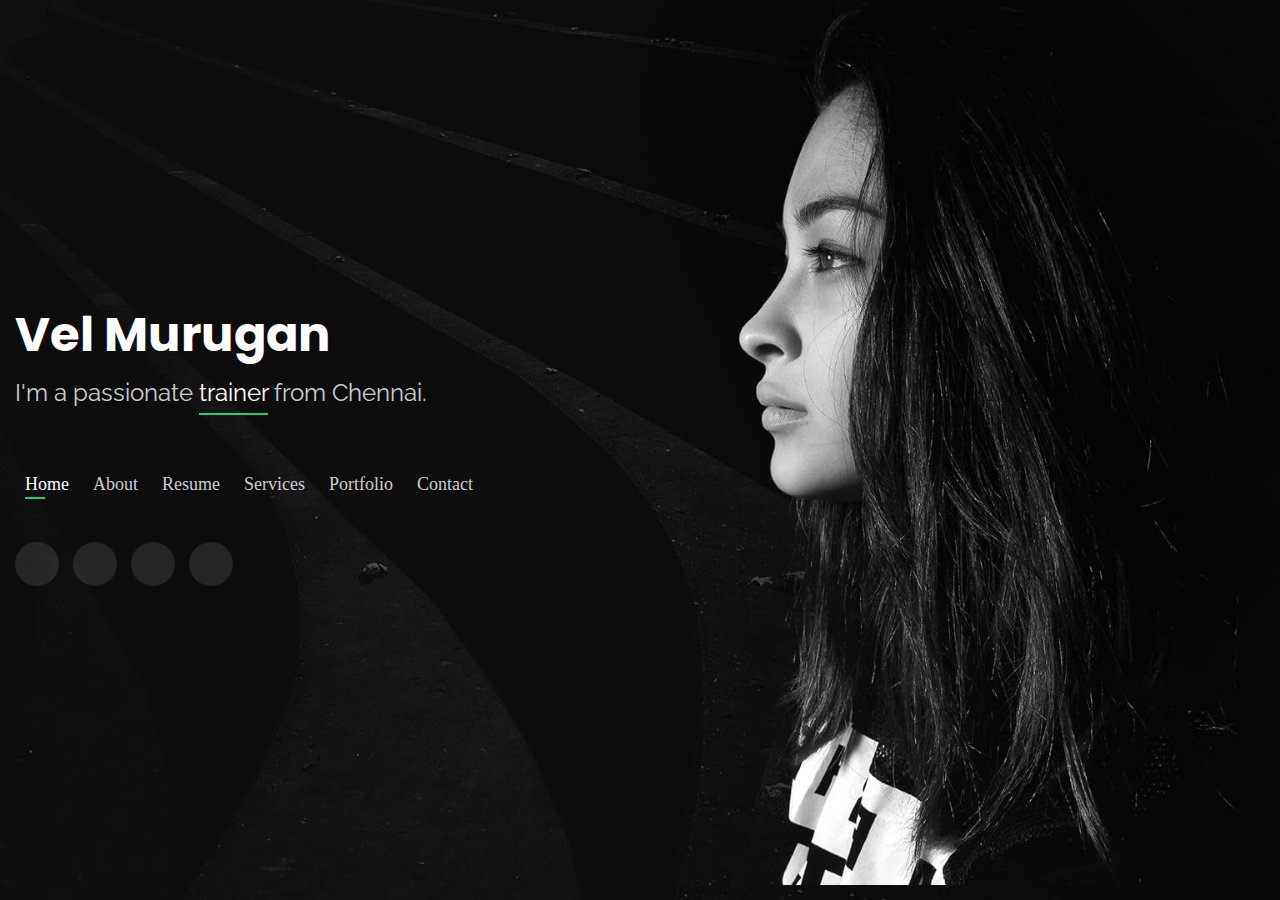
<file: index.html>
<!DOCTYPE html>
<html>
	<head>
		<meta name="viewport" content="width=device-width, initial-scale=1">
		<title>My First Page</title>
		<link rel="stylesheet" href="https://cdnjs.cloudflare.com/ajax/libs/font-awesome/6.2.1/css/all.min.css"
		integrity="sha512-MV7K8+y+gLIBoVD59lQIYicR65iaqukzvf/nwasF0nqhPay5w/9lJmVM2hMDcnK1OnMGCdVK+iQrJ7lzPJQd1w==" 
		crossorigin="anonymous" referrerpolicy="no-referrer" />
		<link rel="preconnect" href="https://fonts.googleapis.com"><link rel="preconnect" href="https://fonts.gstatic.com" crossorigin><link href="https://fonts.googleapis.com/css2?family=Poppins:wght@200;300;400;500;600;700;800&display=swap" rel="stylesheet">
		<link rel="preconnect" href="https://fonts.googleapis.com"><link rel="preconnect" href="https://fonts.gstatic.com" crossorigin><link href="https://fonts.googleapis.com/css2?family=Lora:ital,wght@0,500;0,600;1,600;1,700&family=Open+Sans&family=Oxygen&family=Raleway:wght@100;200;300;400;500;600;700;800;900&display=swap" rel="stylesheet">
		<link href="css/reset.css" rel="stylesheet">
		<link href="css/main.css" rel="stylesheet">
	</head>
	<body>
		<header>
			<section class="wrapper">
				<section class="f-container">
					<div class="f-item">
						<h1>
							<a href="index.html">Vel Murugan</a>
						</h1>
						<p>I'm a passionate <span>trainer</span> from Chennai.</p>
						<nav class="main-navigation">
							<a href="index.html" class="active">Home</a>
							<a href="about.html">About</a>
							<a href="resume.html">Resume</a>
							<a href="services.html">Services</a>
							<a href="portfolio">Portfolio</a>
							<a href="contact.html">Contact</a>
						</nav>
						<section class="social-links">
							
							<a href="#" class="twitter">
								<span class="circle">
									<i class="fa-brands fa-twitter"></i>
								</span>
							</a>
						
						
							<a href="#" class="facebook">
								<span class="circle">
									<i class="fa-brands fa-facebook"></i>
								</span>
							</a>
						
							<a href="#" class="instagram">
								<span class="circle">
									<i class="fa-brands fa-instagram"></i>
								</span>
							</a>
							
							
							<a href="#" class="linkedin">
								<span class="circle">
									<i class="fa-brands fa-linkedin"></i>
								</span>
							</a>
							
						</section>
					</div>
				</section>
				
			</section>
		</header>
	</body>
</html>
</file>
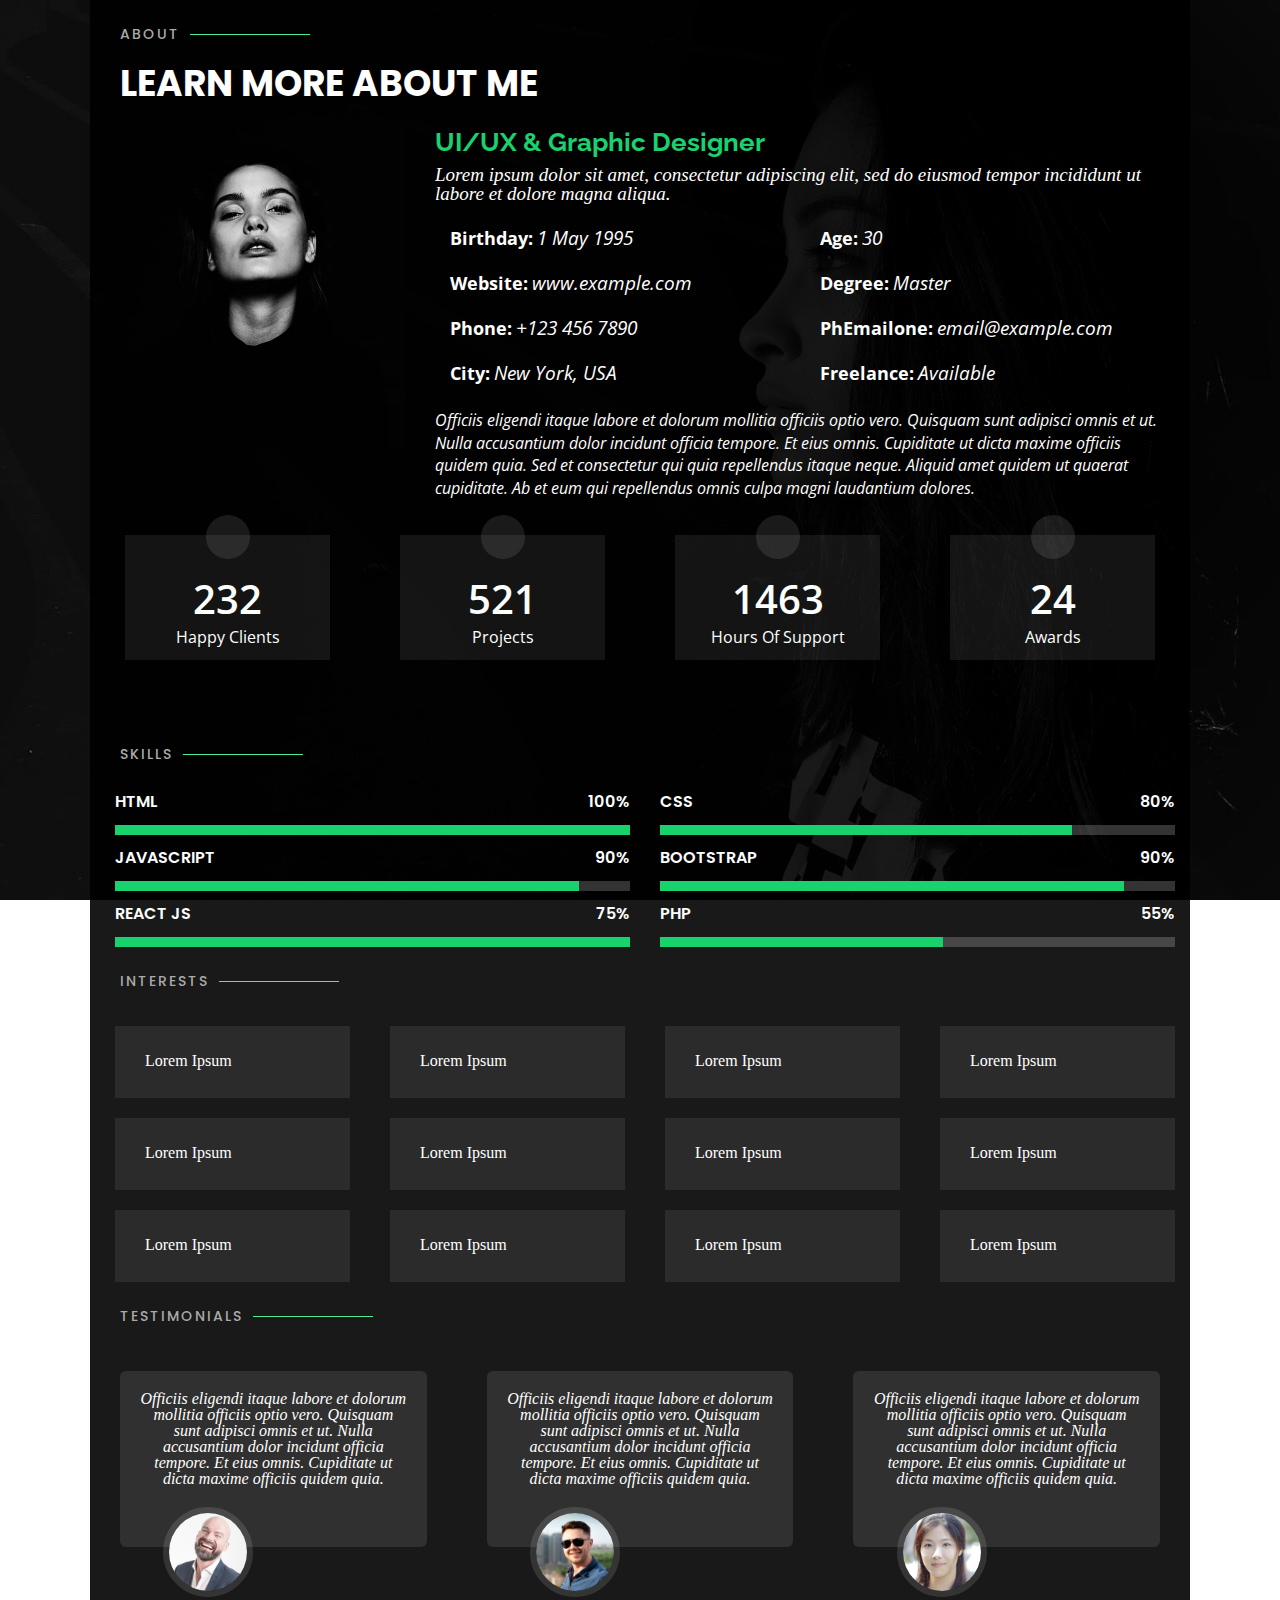
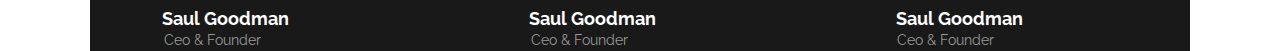
<file: about.html>
<!DOCTYPE html>
<html>
	<head>
		<meta name="viewport" content="width=device-width, initial-scale=1">
		<title>My First Page</title>
		<link rel="stylesheet" href="https://cdnjs.cloudflare.com/ajax/libs/font-awesome/6.2.1/css/all.min.css"
		integrity="sha512-MV7K8+y+gLIBoVD59lQIYicR65iaqukzvf/nwasF0nqhPay5w/9lJmVM2hMDcnK1OnMGCdVK+iQrJ7lzPJQd1w==" 
		crossorigin="anonymous" referrerpolicy="no-referrer" />
		<link rel="preconnect" href="https://fonts.googleapis.com"><link rel="preconnect" href="https://fonts.gstatic.com" crossorigin><link href="https://fonts.googleapis.com/css2?family=Poppins:wght@200;300;400;500;600;700;800&display=swap" rel="stylesheet">
		<link rel="preconnect" href="https://fonts.googleapis.com"><link rel="preconnect" href="https://fonts.gstatic.com" crossorigin><link href="https://fonts.googleapis.com/css2?family=Lora:ital,wght@0,500;0,600;1,600;1,700&family=Open+Sans&family=Oxygen&family=Raleway:wght@100;200;300;400;500;600;700;800;900&display=swap" rel="stylesheet">
		<link rel="preconnect" href="https://fonts.googleapis.com"><link rel="preconnect" href="https://fonts.gstatic.com" crossorigin><link href="https://fonts.googleapis.com/css2?family=Lora:ital,wght@0,500;0,600;1,600;1,700&family=Open+Sans:wght@300;400;500&family=Oxygen&family=Raleway:wght@100;200;300;400;500;600;700;800;900&display=swap" rel="stylesheet">
		<link href="css/reset.css" rel="stylesheet">
		<link href="css/pages.css" rel="stylesheet">
	</head>
	<body>
		<header>
			<section class="wrapper">
				<div class="f-container">
					<div class="f-item">
						<h1>
								<a href="index.html">Vel Murugan</a>
						</h1>
					</div>
					<div class="f-item">
						<nav class="main-navigation">
							<a href="index.html">Home</a>
							<a href="about.html" class="active">About</a>
							<a href="resume.html">Resume</a>
							<a href="services.html">Services</a>
							<a href="portfolio.html">Portfolio</a>
							<a href="contact.html">Contact</a>
						</nav>
					</div>
				</div>
			</section>
		</header>
			<div class="wrapper">
				<div class="section-title">
					<div class="title">
						<h2>About</h2>
						<p>LEARN MORE ABOUT ME</p>
					</div>
					<div class="about-section">
						<div class="f-container f-wrap">
							<div class="f-item box-xs-100 box-lg-30">
								<img src="images/about-image.jpg" class="img-fluid">
							</div>
							<div class="f-item box-xs-100 box-lg-70 details">
								<h3>UI/UX & Graphic Designer</h3>
								<p>Lorem ipsum dolor sit amet, consectetur adipiscing elit, sed do eiusmod tempor incididunt ut labore et dolore magna aliqua.</p>
								<div class="profile-data">
									<div class="f-container f-wrap-wrap">
										<div class="f-item box-xs-100 box-lg-50">
											<h1>Birthday: </h1>
											<p>1 May 1995</p>
										</div>
										<div class="f-item box-xs-100 box-lg-50">
											<h1>Age: </h1>
											<p>30</p>
										</div>
										<div class="f-item box-xs-100 box-lg-50">
											<h1>Website: </h1>
											<p>www.example.com</p>
										</div>
										<div class="f-item box-xs-100 box-lg-50">
											<h1>Degree: </h1>
											<p>Master</p>
										</div>
										<div class="f-item box-xs-100 box-lg-50">
											<h1>Phone: </h1>
											<p>+123 456 7890</p>
										</div>
										<div class="f-item box-xs-100 box-lg-50">
											<h1>PhEmailone: </h1>
											<p>email@example.com</p>
										</div>
										<div class="f-item box-xs-100 box-lg-50">
											<h1>City: </h1>
											<p>New York, USA</p>
										</div>
										<div class="f-item box-xs-100 box-lg-50">
											<h1>Freelance: </h1>
											<p>Available</p>
										</div>
									</div>
								</div>
								<p class="bottom-para">Officiis eligendi itaque labore et dolorum mollitia officiis optio vero.
								Quisquam sunt adipisci omnis et ut. Nulla accusantium dolor incidunt officia tempore.
								Et eius omnis. Cupiditate ut dicta maxime officiis quidem quia. Sed et consectetur qui
								quia repellendus itaque neque. Aliquid amet quidem ut quaerat cupiditate. 
								Ab et eum qui repellendus omnis culpa magni laudantium dolores.</p>
							</div>
					    </div>
					</div>
					<div class="data-counter">
						<div class="f-container f-wrap-wrap">
							<div class="f-item box-xs-100 box-md-50 box-lg-25 text-center">
								<div class="count-box">
									<div class="circle"><i class="fa-regular fa-face-smile"></i></div>
									<span class="counts">232</span>
									<p>Happy Clients</p>
								</div>
							</div>
							<div class="f-item box-xs-100 box-md-50 box-lg-25 text-center">
								<div class="count-box">
									<div class="circle"><i class="fa-solid fa-book"></i></i></div>
									<span class="counts">521</span>
									<p>Projects</p>
								</div>
							</div>
							<div class="f-item box-xs-100 box-md-50 box-lg-25 text-center">
								<div class="count-box">
									<div class="circle"><i class="fa-solid fa-headset"></i></div>
									<span class="counts">1463</span>
									<p>Hours Of Support</p>
								</div>
							</div>
							<div class="f-item box-xs-100 box-md-50 box-lg-25 text-center">
								<div class="count-box">
									<div class="circle"><i class="fa-solid fa-award"></i></div>
									<span class="counts">24</span>
									<p>Awards</p>
								</div>
							</div>
							
						</div>
					</div>
					<div class="title">
						<h2>Skills</h2>
					</div>
					<div class="progress">
						<div class="f-container f-wrap-wrap">
							<div class="f-item box-xs-100 box-lg-50">
								<div class="progress-title">
									<p>HTML</p>
									<span>100%</span>
								</div>
								<div class="progress-chart">
									<div class="progress-range box-100">
									
									</div>
								</div>
							</div>
							<div class="f-item box-xs-100 box-lg-50">
								<div class="progress-title">
									<p>CSS</p>
									<span>80%</span>
								</div>
								<div class="progress-chart">
									<div class="progress-range box-80">
									
									</div>
								</div>
							</div>
							<div class="f-item box-xs-100 box-lg-50">
								<div class="progress-title">
									<p>JAVASCRIPT</p>
									<span>90%</span>
								</div>
								<div class="progress-chart">
									<div class="progress-range box-90">
									
									</div>
								</div>
							</div>
							<div class="f-item box-xs-100 box-lg-50">
								<div class="progress-title">
									<p>BOOTSTRAP</p>
									<span>90%</span>
								</div>
								<div class="progress-chart">
									<div class="progress-range box-90">
									
									</div>
								</div>
							</div>
							<div class="f-item box-xs-100 box-lg-50">
								<div class="progress-title">
									<p>REACT JS</p>
									<span>75%</span>
								</div>
								<div class="progress-chart">
									<div class="progress-range box-75">
									
									</div>
								</div>
							</div>
							
							<div class="f-item box-xs-100 box-lg-50">
								<div class="progress-title">
									<p>php</p>
									<span>55%</span>
								</div>
								<div class="progress-chart">
									<div class="progress-range box-55">
									
									</div>
								</div>
							</div>
						</div>
					</div>
					<div class="title">
						<h2>Interests</h2>
					</div>
					<div class="interest">
						<div class="f-container f-wrap-wrap">
							<div class="f-item box-xs-100 box-md-33_33 box-lg-25">
								<div class="icon-box">
									<i class="fa-solid fa-house" style="color:red"></i>
									<h3>Lorem Ipsum</h3>
								</div>
							</div>
							<div class="f-item box-xs-100 box-md-33_33 box-lg-25">
								<div class="icon-box">
									<i class="fa-solid fa-chart-column" style="color:blue"></i>
									<h3>Lorem Ipsum</h3>
								</div>
							</div>
							<div class="f-item box-xs-100 box-md-33_33 box-lg-25">
								<div class="icon-box">
									<i class="fa-solid fa-calendar-days" style="color:yellow"></i>
									<h3>Lorem Ipsum</h3>
								</div>
							</div>
							<div class="f-item box-xs-100 box-md-33_33 box-lg-25">
								<div class="icon-box">
									<i class="fa-sharp fa-solid fa-paint-roller" style="color:green"></i>
									<h3>Lorem Ipsum</h3>
								</div>
							</div>
							<div class="f-item box-xs-100 box-md-33_33 box-lg-25">
								<div class="icon-box">
									<i class="fa-solid fa-database" style="color:purple"></i>
									<h3>Lorem Ipsum</h3>
								</div>
							</div>
							<div class="f-item box-xs-100 box-md-33_33 box-lg-25">
								<div class="icon-box">
									<i class="fa-regular fa-circle" style="color:black"></i>
									<h3>Lorem Ipsum</h3>
								</div>
							</div>
							<div class="f-item box-xs-100 box-md-33_33 box-lg-25">
								<div class="icon-box">
									<i class="fa-regular fa-file" style="color:blue"></i>
									<h3>Lorem Ipsum</h3>
								</div>
							</div>
							<div class="f-item box-xs-100 box-md-33_33 box-lg-25">
								<div class="icon-box">
									<i class="fa-solid fa-tag" style="color:orange"></i>
									<h3>Lorem Ipsum</h3>
								</div>
							</div>
							<div class="f-item box-xs-100 box-md-33_33 box-lg-25">
								<div class="icon-box">
									<i class="fa-solid fa-compact-disc" style="color:pink"></i>
									<h3>Lorem Ipsum</h3>
								</div>
							</div>
							<div class="f-item box-xs-100 box-md-33_33 box-lg-25">
								<div class="icon-box">
									<i class="fa-solid fa-anchor" style="color:yellow"></i>
									<h3>Lorem Ipsum</h3>
								</div>
							</div>
							<div class="f-item box-xs-100 box-md-33_33 box-lg-25">
								<div class="icon-box">
									<i class="fa-solid fa-tower-cell" style="color:orange"></i>
									<h3>Lorem Ipsum</h3>
								</div>
							</div>
							<div class="f-item box-xs-100 box-md-33_33 box-lg-25">
								<div class="icon-box">
									<i class="fa-solid fa-fingerprint" style="color:green"></i>
									<h3>Lorem Ipsum</h3>
								</div>
							</div>
						</div>
					</div>
					<div class="title">
						<h2>Testimonials</h2>
					</div>
					<div class="codes">
						<div class="f-container f-wrap-wrap">
								<div class="f-item box-xs-100 box-xl-33_33  text-center">
									<div class="code-content">
										<p>Officiis eligendi itaque labore et dolorum mollitia officiis optio vero. 
										Quisquam sunt adipisci omnis et ut.
										Nulla accusantium dolor incidunt officia tempore. Et eius omnis.
										Cupiditate ut dicta maxime officiis quidem quia.</p>
										<img src="images/testimonials-1.jpg">
										<h3>Saul Goodman</h3>
										<h4>Ceo & Founder</h4>
									</div>
								</div>
								<div class="f-item box-xs-100 box-xl-33_33  text-center">
									<div class="code-content">
										<p>Officiis eligendi itaque labore et dolorum mollitia officiis optio vero. 
										Quisquam sunt adipisci omnis et ut.
										Nulla accusantium dolor incidunt officia tempore. Et eius omnis.
										Cupiditate ut dicta maxime officiis quidem quia.</p>
										<img src="images/testimonials-2.jpg">
										<h3>Saul Goodman</h3>
										<h4>Ceo & Founder</h4>
									</div>
								</div>
								<div class="f-item box-xs-100 box-xl-33_33 text-center">
									<div class="code-content">
										<p>Officiis eligendi itaque labore et dolorum mollitia officiis optio vero. 
										Quisquam sunt adipisci omnis et ut.
										Nulla accusantium dolor incidunt officia tempore. Et eius omnis.
										Cupiditate ut dicta maxime officiis quidem quia.</p>
										<img src="images/testimonials-3.jpg">
										<h3>Saul Goodman</h3>
										<h4>Ceo & Founder</h4>
									</div>
								</div>
							
						</div>
					</div>
				</div>
			</div>
		
	</body>
</html>
</file>
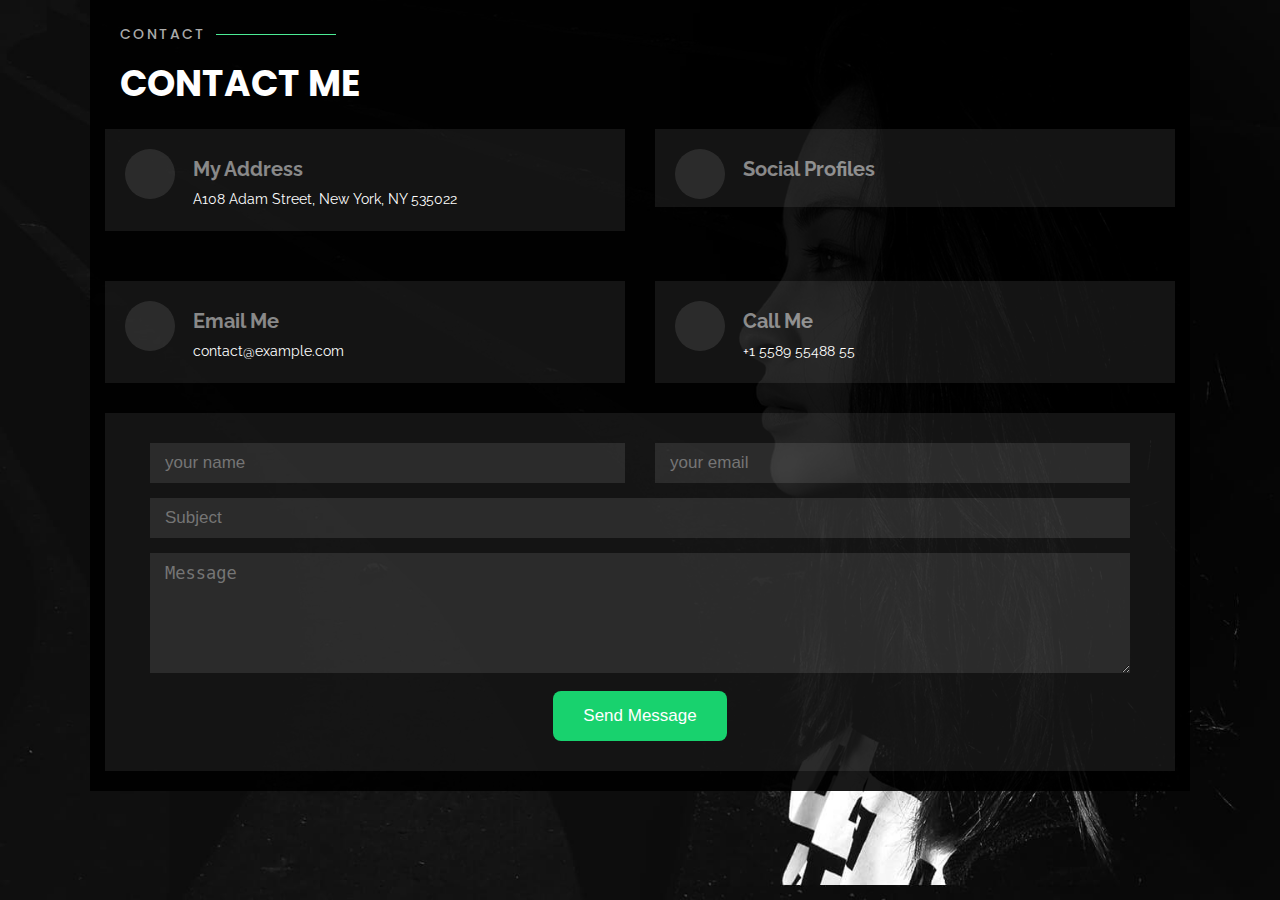
<file: contact.html>
<!DOCTYPE html>
<html>
	<head>
		<meta name="viewport" content="width=device-width, initial-scale=1">
		<title>My First Page</title>
		<link rel="stylesheet" href="https://cdnjs.cloudflare.com/ajax/libs/font-awesome/6.2.1/css/all.min.css"
		integrity="sha512-MV7K8+y+gLIBoVD59lQIYicR65iaqukzvf/nwasF0nqhPay5w/9lJmVM2hMDcnK1OnMGCdVK+iQrJ7lzPJQd1w==" 
		crossorigin="anonymous" referrerpolicy="no-referrer" />
		<link rel="preconnect" href="https://fonts.googleapis.com"><link rel="preconnect" href="https://fonts.gstatic.com" crossorigin><link href="https://fonts.googleapis.com/css2?family=Poppins:wght@200;300;400;500;600;700;800&display=swap" rel="stylesheet">
		<link rel="preconnect" href="https://fonts.googleapis.com"><link rel="preconnect" href="https://fonts.gstatic.com" crossorigin><link href="https://fonts.googleapis.com/css2?family=Lora:ital,wght@0,500;0,600;1,600;1,700&family=Open+Sans&family=Oxygen&family=Raleway:wght@100;200;300;400;500;600;700;800;900&display=swap" rel="stylesheet">
		<link rel="preconnect" href="https://fonts.googleapis.com"><link rel="preconnect" href="https://fonts.gstatic.com" crossorigin><link href="https://fonts.googleapis.com/css2?family=Lora:ital,wght@0,500;0,600;1,600;1,700&family=Open+Sans:wght@300;400;500&family=Oxygen&family=Raleway:wght@100;200;300;400;500;600;700;800;900&display=swap" rel="stylesheet">
		<link href="css/reset.css" rel="stylesheet">
		<link href="css/pages.css" rel="stylesheet">
	</head>
	<body>
		<header>
			<section class="wrapper">
				<div class="f-container">
					<div class="f-item">
						<h1>
								<a href="index.html">Vel Murugan</a>
						</h1>
					</div>
					<div class="f-item">
						<nav class="main-navigation">
							<a href="index.html">Home</a>
							<a href="about.html" class="active">About</a>
							<a href="resume.html">Resume</a>
							<a href="services.html">Services</a>
							<a href="portfolio.html">Portfolio</a>
							<a href="contact.html">Contact</a>
						</nav>
					</div>
				</div>
			</section>
		</header>
		<div class="wrapper">
				<div class="section-title">
					<div class="title">
						<h2>contact</h2>
						<p>CONTACT ME</p>
					</div>
					<div class="contact-section">
						<div class="f-container f-wrap-wrap">
							<div class="f-item box-xs-100 box-md-50">
								<div class="info-box">
									<i class="fa-solid fa-location-dot icon-circle"></i>
									<h3>My Address</h3>
									<p>A108 Adam Street, New York, NY 535022</p>
								</div>
							</div>
							<div class="f-item box-xs-100 box-md-50">
								<div class="info-box">
									<i class="fa-sharp fa-solid fa-share-nodes icon-circle"></i>
									<h3>Social Profiles</h3>
									<div class="social-links">
										<a href="#"><i class="fa-brands fa-twitter"></i></a>
										<a href="#"><i class="fa-brands fa-facebook"></i></a>
										<a href="#"><i class="fa-brands fa-instagram"></i></a>
										<a href="#"><i class="fa-brands fa-linkedin"></i></a>
									</div>
								</div>
							</div>
							<div class="f-item box-xs-100 box-md-50">
								<div class="info-box">
									<i class="fa-regular fa-envelope icon-circle"></i>
									<h3>Email Me</h3>
									<p>contact@example.com</p>
								</div>
							</div>
							<div class="f-item box-xs-100 box-md-50">
								<div class="info-box">
									<i class="fa-solid fa-phone-volume icon-circle"></i>
									<h3>Call Me</h3>
									<p>+1 5589 55488 55</p>
								</div>
							</div>
						</div>
						<div class="f-container">
							<div class="f-item">
								<div class="form-section">
									<form>
										<div class="f-container f-wrap-wrap">
											<div class="f-item box-xs-100 box-md-50">
												<input type="text" name="name" placeholder="your name">
											</div>
											<div class="f-item box-xs-100 box-md-50">
												<input type="text" name="email" placeholder="your email">
											</div>
											<div class="f-item box-xs-100">
												<input type="text" name="subject" placeholder="Subject">
											</div>
											<div class="f-item box-xs-100">
												<textarea type="text" name="meassage" placeholder="Message" rows="5"></textarea>
											</div>
											<div class="f-item box-xs-100 text-center">
												<button>Send Message</button>
											</div>
										</div>
									</form>
								</div>
							
							</div>
						</div>
					</div>
	</body>
</html>
</file>
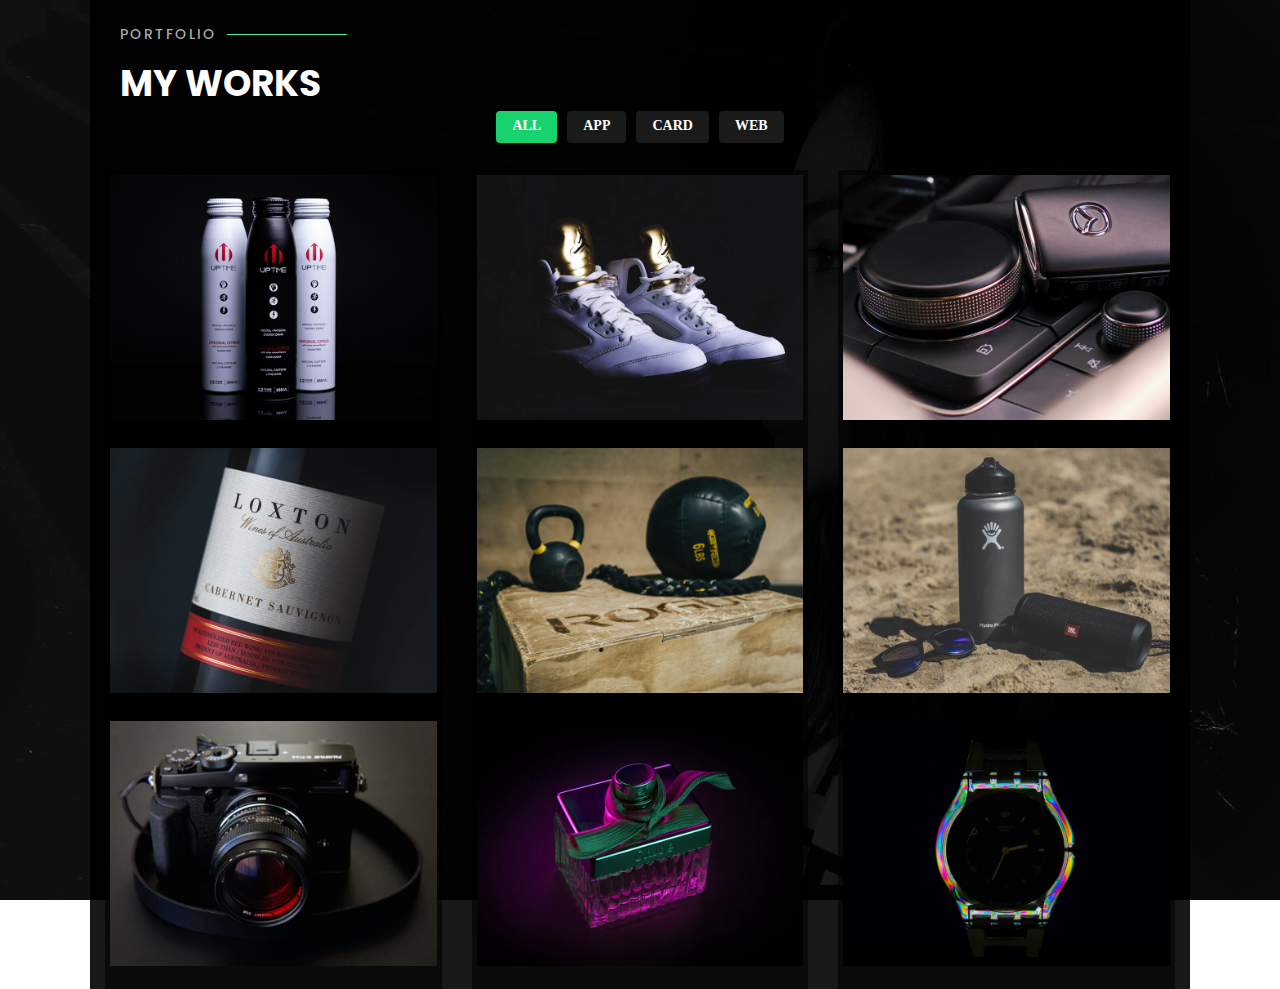
<file: portfolio.html>
<!DOCTYPE html>
<html>
	<head>
		<meta name="viewport" content="width=device-width, initial-scale=1">
		<title>My First Page</title>
		<link rel="stylesheet" href="https://cdnjs.cloudflare.com/ajax/libs/font-awesome/6.2.1/css/all.min.css"
		integrity="sha512-MV7K8+y+gLIBoVD59lQIYicR65iaqukzvf/nwasF0nqhPay5w/9lJmVM2hMDcnK1OnMGCdVK+iQrJ7lzPJQd1w==" 
		crossorigin="anonymous" referrerpolicy="no-referrer" />
		<link rel="preconnect" href="https://fonts.googleapis.com"><link rel="preconnect" href="https://fonts.gstatic.com" crossorigin><link href="https://fonts.googleapis.com/css2?family=Poppins:wght@200;300;400;500;600;700;800&display=swap" rel="stylesheet">
		<link rel="preconnect" href="https://fonts.googleapis.com"><link rel="preconnect" href="https://fonts.gstatic.com" crossorigin><link href="https://fonts.googleapis.com/css2?family=Lora:ital,wght@0,500;0,600;1,600;1,700&family=Open+Sans&family=Oxygen&family=Raleway:wght@100;200;300;400;500;600;700;800;900&display=swap" rel="stylesheet">
		<link rel="preconnect" href="https://fonts.googleapis.com"><link rel="preconnect" href="https://fonts.gstatic.com" crossorigin><link href="https://fonts.googleapis.com/css2?family=Lora:ital,wght@0,500;0,600;1,600;1,700&family=Open+Sans:wght@300;400;500&family=Oxygen&family=Raleway:wght@100;200;300;400;500;600;700;800;900&display=swap" rel="stylesheet">
		<link href="css/reset.css" rel="stylesheet">
		<link href="css/pages.css" rel="stylesheet">
	</head>
	<body>
		<header>
			<section class="wrapper">
				<div class="f-container">
					<div class="f-item">
						<h1>
								<a href="index.html">Vel Murugan</a>
						</h1>
					</div>
					<div class="f-item">
						<nav class="main-navigation">
							<a href="index.html">Home</a>
							<a href="about.html" class="active">About</a>
							<a href="resume.html">Resume</a>
							<a href="services.html">Services</a>
							<a href="portfolio.html">Portfolio</a>
							<a href="contact.html">Contact</a>
						</nav>
					</div>
				</div>
			</section>
		</header>
			<div class="wrapper">
				<div class="section-title">
					<div class="title">
						<h2>PORTFOLIO</h2>
						<p>MY WORKS</p>
					</div>
					<div class="portfolio">
						<div class="f-container">
							<div class="f-item">
								<ul class="portfolio-filters">
									<li class="active">All</li>
									<li>App</li>
									<li>Card</li>
									<li>Web</li>
								</ul>
							</div>
						</div>
						<div class="f-container f-wrap-wrap">
							<div class="f-item box-xs-100 box-md-50 box-lg-33_33">
								<div class="portfolio-box">
									<img src="images/portfolio-1.jpg">
								</div>
							</div>
							<div class="f-item box-xs-100 box-md-50 box-lg-33_33">
								<div class="portfolio-box">
									<img src="images/portfolio-2.jpg">
								</div>
							</div>
							<div class="f-item box-xs-100 box-md-50 box-lg-33_33">
								<div class="portfolio-box">
									<img src="images/portfolio-3.jpg">
								</div>
							</div>
							<div class="f-item box-xs-100 box-md-50 box-lg-33_33">
								<div class="portfolio-box">
									<img src="images/portfolio-4.jpg">
								</div>
							</div>
							<div class="f-item box-xs-100 box-md-50 box-lg-33_33">
								<div class="portfolio-box">
									<img src="images/portfolio-5.jpg">
								</div>
							</div>
							<div class="f-item box-xs-100 box-md-50 box-lg-33_33">
								<div class="portfolio-box">
									<img src="images/portfolio-6.jpg">
								</div>
							</div>
							<div class="f-item box-xs-100 box-md-50 box-lg-33_33">
								<div class="portfolio-box">
									<img src="images/portfolio-7.jpg">
								</div>
							</div>
							<div class="f-item box-xs-100 box-md-50 box-lg-33_33">
								<div class="portfolio-box">
									<img src="images/portfolio-8.jpg">
								</div>
							</div>
							<div class="f-item box-xs-100 box-md-50 box-lg-33_33">
								<div class="portfolio-box">
									<img src="images/portfolio-9.jpg">
								</div>
							</div>
						</div>
					</div>
			    </div>
			</div>
	</body>
</html>
</file>
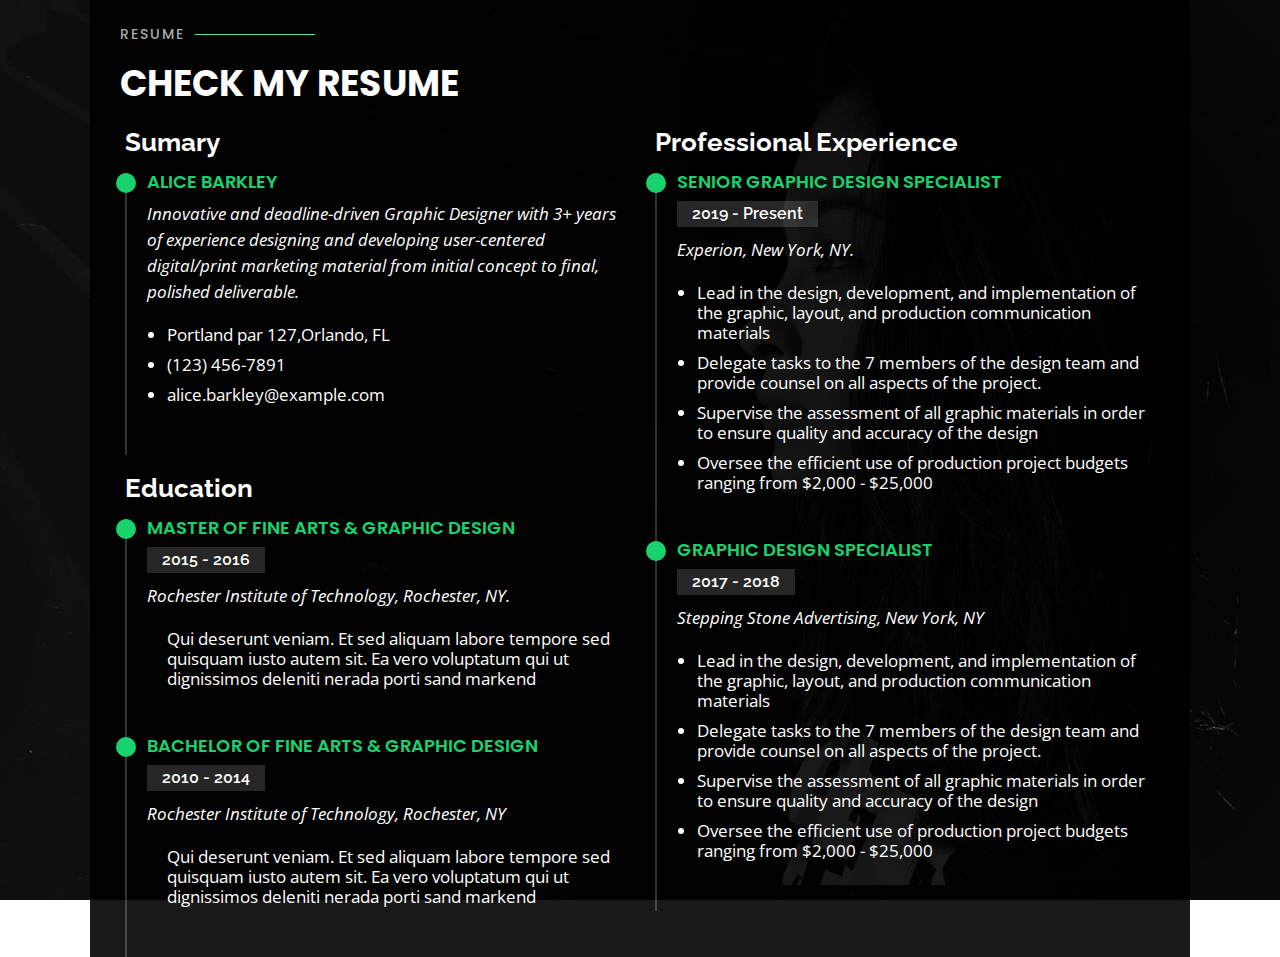
<file: resume.html>
<!DOCTYPE html>
<html>
	<head>
		<meta name="viewport" content="width=device-width, initial-scale=1">
		<title>My First Page</title>
		<link rel="stylesheet" href="https://cdnjs.cloudflare.com/ajax/libs/font-awesome/6.2.1/css/all.min.css"
		integrity="sha512-MV7K8+y+gLIBoVD59lQIYicR65iaqukzvf/nwasF0nqhPay5w/9lJmVM2hMDcnK1OnMGCdVK+iQrJ7lzPJQd1w==" 
		crossorigin="anonymous" referrerpolicy="no-referrer" />
		<link rel="preconnect" href="https://fonts.googleapis.com"><link rel="preconnect" href="https://fonts.gstatic.com" crossorigin><link href="https://fonts.googleapis.com/css2?family=Poppins:wght@200;300;400;500;600;700;800&display=swap" rel="stylesheet">
		<link rel="preconnect" href="https://fonts.googleapis.com"><link rel="preconnect" href="https://fonts.gstatic.com" crossorigin><link href="https://fonts.googleapis.com/css2?family=Lora:ital,wght@0,500;0,600;1,600;1,700&family=Open+Sans&family=Oxygen&family=Raleway:wght@100;200;300;400;500;600;700;800;900&display=swap" rel="stylesheet">
		<link rel="preconnect" href="https://fonts.googleapis.com"><link rel="preconnect" href="https://fonts.gstatic.com" crossorigin><link href="https://fonts.googleapis.com/css2?family=Lora:ital,wght@0,500;0,600;1,600;1,700&family=Open+Sans:wght@300;400;500&family=Oxygen&family=Raleway:wght@100;200;300;400;500;600;700;800;900&display=swap" rel="stylesheet">
		<link href="css/reset.css" rel="stylesheet">
		<link href="css/pages.css" rel="stylesheet">
	</head>
	<body>
		<header>
			<section class="wrapper">
				<div class="f-container">
					<div class="f-item">
						<h1>
								<a href="index.html">Vel Murugan</a>
						</h1>
					</div>
					<div class="f-item">
						<nav class="main-navigation">
							<a href="index.html">Home</a>
							<a href="about.html" class="active">About</a>
							<a href="resume.html">Resume</a>
							<a href="services.html">Services</a>
							<a href="portfolio.html">Portfolio</a>
							<a href="contact.html">Contact</a>
						</nav>
					</div>
				</div>
			</section>
		</header>
			<div class="wrapper">
				<div class="section-title">
					<div class="title">
						<h2>Resume</h2>
						<p>CHECK MY RESUME</p>
					</div>
					<div class="resume">
						<div class="f-container f-wrap-wrap">
							<div class="f-item box-xs-100 box-lg-50">
								<h3 class="resume-title">Sumary</h3>
								<div class="resume-content">
									<h4>ALICE BARKLEY</h4>
									<p>Innovative and deadline-driven Graphic Designer with 3+ years of experience designing and developing user-centered digital/print marketing material from initial concept to final, polished deliverable.</p>
									<div class="list-items">
										<ul class="items">
											<li>Portland par 127,Orlando, FL</li>
											<li>(123) 456-7891</li>
											<li>alice.barkley@example.com</li>
										</ul>
									</div>
								</div>
								<h3 class="resume-title">Education</h3>
								<div class="resume-content">
									<h4>MASTER OF FINE ARTS & GRAPHIC DESIGN</h4>
									<h5>2015 - 2016</h5>
									<p>Rochester Institute of Technology, Rochester, NY.</p>
									<div class="list-items">
										<ul class="items active">
											<li>Qui deserunt veniam. Et sed aliquam labore tempore sed quisquam iusto autem sit. Ea vero voluptatum qui ut dignissimos deleniti nerada porti sand markend</li>
										</ul>
									</div>
								</div>
								<div class="resume-content">
									<h4>BACHELOR OF FINE ARTS & GRAPHIC DESIGN</h4>
									<h5>2010 - 2014</h5>
									<p>Rochester Institute of Technology, Rochester, NY</p>
									<div class="list-items">
										<ul class="items active">
											<li>Qui deserunt veniam. Et sed aliquam labore tempore sed quisquam iusto autem sit. Ea vero voluptatum qui ut dignissimos deleniti nerada porti sand markend</li>
										</ul>
									</div>
								</div>
							</div>
							<div class="f-item box-xs-100 box-lg-50">
								<h3 class="resume-title">Professional Experience</h3>
								<div class="resume-content">
									<h4>SENIOR GRAPHIC DESIGN SPECIALIST</h4>
									<h5>2019 - Present</h5>
									<p>Experion, New York, NY.</p>
									<div class="list-items">
										<ul class="items">
											<li>Lead in the design, development, and implementation of the graphic, layout, and production communication materials</li>
											<li>Delegate tasks to the 7 members of the design team and provide counsel on all aspects of the project.</li>
											<li>Supervise the assessment of all graphic materials in order to ensure quality and accuracy of the design</li>
											<li>Oversee the efficient use of production project budgets ranging from $2,000 - $25,000</li>
										</ul>
									</div>
								</div>
								<div class="resume-content">
									<h4>GRAPHIC DESIGN SPECIALIST</h4>
									<h5>2017 - 2018</h5>
									<p>Stepping Stone Advertising, New York, NY</p>
									<div class="list-items">
										<ul class="items">
											<li>Lead in the design, development, and implementation of the graphic, layout, and production communication materials</li>
											<li>Delegate tasks to the 7 members of the design team and provide counsel on all aspects of the project.</li>
											<li>Supervise the assessment of all graphic materials in order to ensure quality and accuracy of the design</li>
											<li>Oversee the efficient use of production project budgets ranging from $2,000 - $25,000</li>
										</ul>
									</div>
								</div>
							</div>
							
						</div>
					</div>
			    </div>
			</div>
	</body>
</html>
</file>
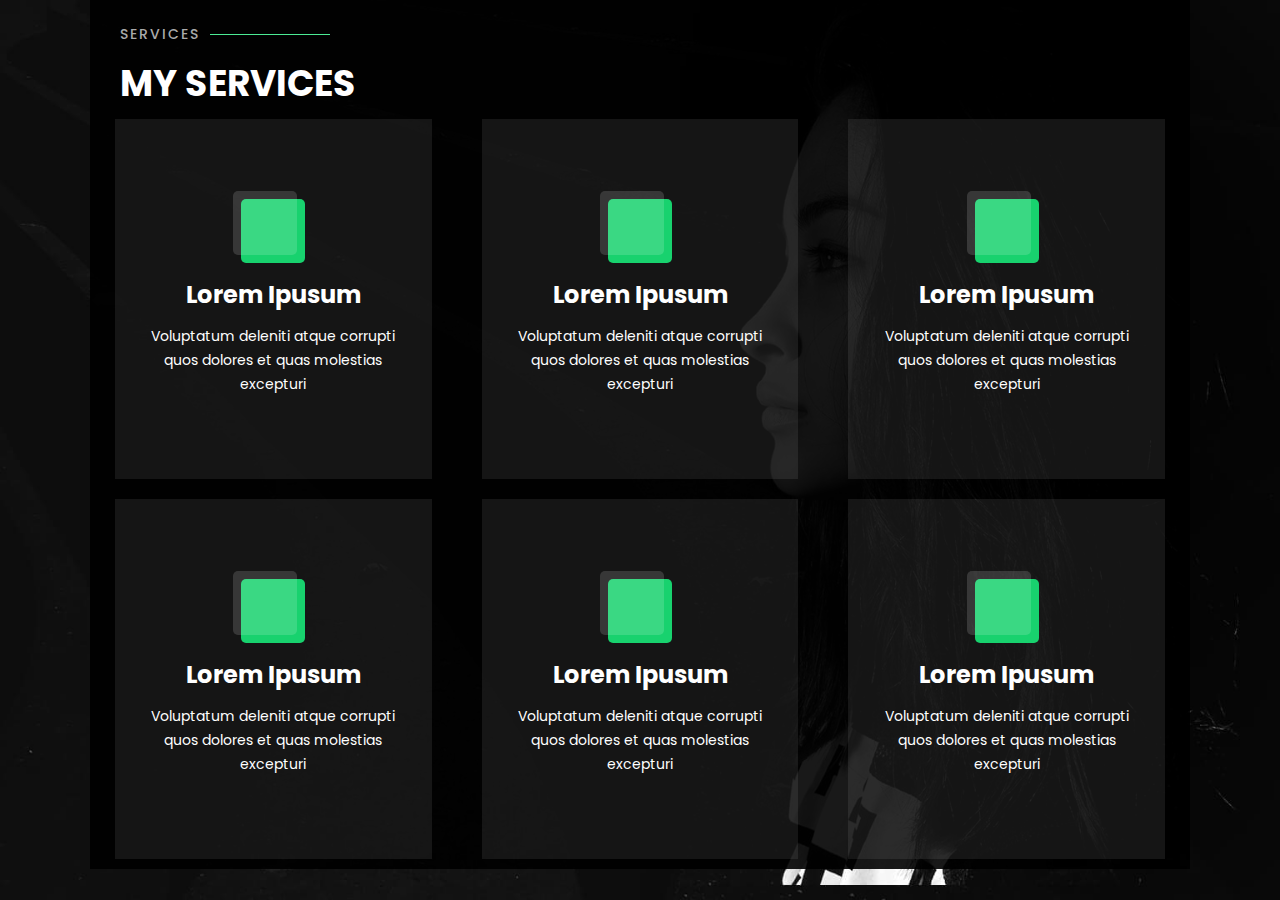
<file: services.html>
<!DOCTYPE html>
<html>
	<head>
		<meta name="viewport" content="width=device-width, initial-scale=1">
		<title>My First Page</title>
		<link rel="stylesheet" href="https://cdnjs.cloudflare.com/ajax/libs/font-awesome/6.2.1/css/all.min.css"
		integrity="sha512-MV7K8+y+gLIBoVD59lQIYicR65iaqukzvf/nwasF0nqhPay5w/9lJmVM2hMDcnK1OnMGCdVK+iQrJ7lzPJQd1w==" 
		crossorigin="anonymous" referrerpolicy="no-referrer" />
		<link rel="preconnect" href="https://fonts.googleapis.com"><link rel="preconnect" href="https://fonts.gstatic.com" crossorigin><link href="https://fonts.googleapis.com/css2?family=Poppins:wght@200;300;400;500;600;700;800&display=swap" rel="stylesheet">
		<link rel="preconnect" href="https://fonts.googleapis.com"><link rel="preconnect" href="https://fonts.gstatic.com" crossorigin><link href="https://fonts.googleapis.com/css2?family=Lora:ital,wght@0,500;0,600;1,600;1,700&family=Open+Sans&family=Oxygen&family=Raleway:wght@100;200;300;400;500;600;700;800;900&display=swap" rel="stylesheet">
		<link rel="preconnect" href="https://fonts.googleapis.com"><link rel="preconnect" href="https://fonts.gstatic.com" crossorigin><link href="https://fonts.googleapis.com/css2?family=Lora:ital,wght@0,500;0,600;1,600;1,700&family=Open+Sans:wght@300;400;500&family=Oxygen&family=Raleway:wght@100;200;300;400;500;600;700;800;900&display=swap" rel="stylesheet">
		<link href="css/reset.css" rel="stylesheet">
		<link href="css/pages.css" rel="stylesheet">
	</head>
	<body>
		<header>
			<section class="wrapper">
				<div class="f-container">
					<div class="f-item">
						<h1>
								<a href="index.html">Vel Murugan</a>
						</h1>
					</div>
					<div class="f-item">
						<nav class="main-navigation">
							<a href="index.html">Home</a>
							<a href="about.html" class="active">About</a>
							<a href="resume.html">Resume</a>
							<a href="service.html">Services</a>
							<a href="portfolio.html">Portfolio</a>
							<a href="contact.html">Contact</a>
						</nav>
					</div>
				</div>
			</section>
		</header>
			<div class="wrapper">
				<div class="section-title">
					<div class="title">
						<h2>services</h2>
						<p>MY SERVICES</p>
					</div>
					<div class="services">
						<div class="f-container f-wrap-wrap">
							<div class="f-item box-xs-100  box-md-50 box-lg-33_33">
								<div class="service-box">
									<div class="icon-box">
										<i class="fa-brands fa-dribbble"></i>
									</div>
									<h4><a href="index.html">Lorem Ipusum</a></h4>
									<p>Voluptatum deleniti atque corrupti quos dolores et quas molestias excepturi</p>
								</div>
							</div>
							<div class="f-item box-xs-100  box-md-50 box-lg-33_33">
								<div class="service-box">
									<div class="icon-box">
										<i class="fa-brands fa-dribbble"></i>
									</div>
									<h4><a href="index.html">Lorem Ipusum</a></h4>
									<p>Voluptatum deleniti atque corrupti quos dolores et quas molestias excepturi</p>
								</div>
							</div>
							<div class="f-item box-xs-100  box-md-50 box-lg-33_33">
								<div class="service-box">
									<div class="icon-box">
										<i class="fa-brands fa-dribbble"></i>
									</div>
									<h4><a href="index.html">Lorem Ipusum</a></h4>
									<p>Voluptatum deleniti atque corrupti quos dolores et quas molestias excepturi</p>
								</div>
							</div>
							<div class="f-item box-xs-100  box-md-50 box-lg-33_33">
								<div class="service-box">
									<div class="icon-box">
										<i class="fa-brands fa-dribbble"></i>
									</div>
									<h4><a href="index.html">Lorem Ipusum</a></h4>
									<p>Voluptatum deleniti atque corrupti quos dolores et quas molestias excepturi</p>
								</div>
							</div>
							<div class="f-item box-xs-100  box-md-50 box-lg-33_33">
								<div class="service-box">
									<div class="icon-box">
										<i class="fa-brands fa-dribbble"></i>
									</div>
									<h4><a href="index.html">Lorem Ipusum</a></h4>
									<p>Voluptatum deleniti atque corrupti quos dolores et quas molestias excepturi</p>
								</div>
							</div>
							<div class="f-item box-xs-100 box-md-50 box-lg-33_33">
								<div class="service-box">
									<div class="icon-box">
										<i class="fa-brands fa-dribbble"></i>
									</div>
									<h4><a href="index.html">Lorem Ipusum</a></h4>
									<p>Voluptatum deleniti atque corrupti quos dolores et quas molestias excepturi</p>
								</div>
							</div>
						</div>
					</div>
				</div>
			</div>
	</body>
</html>
</file>
<file: css/main.css>
*{
	box-sizing: border-box;
}
body{
    background-image: url('../images/bg.jpg');
    background-size: cover;
    background-repeat: no-repeat;
	background-position: right center;
    height: 100vh;
}
.f-container{
	display: flex;
}
.wrapper{
	width: 100%;
	padding: 0 15px;
}

header *{
	color: #fff;
}
header .f-container{
	height: 100vh;
    align-items: center;
}
header .f-item{
	width: 100%;
}
header h1{
	font-size: 36px;
	color: #fff;
	font-family: 'Poppins', 'Arial', sans-serif;
	font-weight: 700;
	text-align: center;
}
header h1 a{
	text-decoration:none;
}
header p{
	font-size: 20px;
	color: rgba(255, 255, 255, 0.8);
	margin-top:20px;
	line-height:1.2;
	font-family:"Raleway",'Arial', sans-serif;
}
header p span{
	border-bottom: 2px solid #18d26e;
	padding-bottom: 6px;
}
.main-navigation{
    display: none;
    margin-top: 0;
    text-align: left;
    position: fixed;
    top: 50px;
    bottom: 50px;
    left: 20px;
    right: 20px;
    border: solid 2px #343434;
    background: rgb(0 0 0 / 76%);

}
.main-navigation a{
	text-decoration: none;
    display: block;
    padding: 0 20px;
    line-height: 55px;
    font-size: 18px;
	color: rgba(255, 255, 255, 0.8);
}
.main-navigation a.active{
	position: relative;
	color:#fff;
}
.main-navigation a.active:after{
	content: "";
	position: absolute;
	width: 20px;
	height: 2px;
	background: #18d26e;
	top: 40px;
	left: 20px;
}

header .social-links{
	margin-top: 30px;
	text-align: center;
}
header .social-links a {
	text-decoration: none;
}
header .social-links a span.circle{
	width: 44px;
    height: 44px;
    position: relative;
    border-radius: 50%;
    margin-right: 10px;
    background-color: rgba(255, 255, 255, 0.1);
    display: inline-block;
    line-height: 44px;
}
header .social-links .circle a{
	font-size: 16px;
    color: #fff;
}
header .social-links a span:hover{
	background-color: #18d26e;
}

@media (min-width: 576px){
	header p{
		text-align: center;
	}
}

@media (min-width: 768px){
	
}

@media (min-width: 992px){
	.main-navigation{
		display: block;
		margin-top: 50px;
		text-align: center;
		position: static;
		border: none;
		background: none;
	}
	.main-navigation a{
		text-decoration: none;
		display: inline-block;
		padding: 0 10px;
	}
	.main-navigation a.active:after{
		left: 10px;
	}
}

@media (min-width: 1200px){
	header h1,
	header p,
	header .social-links,
	.main-navigation{
		text-align: left;
	}
	header .social-links a{
		text-align: center;
	}
	header h1{
		font-size: 48px;
	}
	header p{
		font-size: 24px;
	}
}
</file>
<file: css/pages.css>
*{
	box-sizing: border-box;
}
body{
    background-image: url('../images/bg.jpg');
    background-size: cover;
    background-repeat: no-repeat;
	background-position: right center;
    min-height: 100vh;
	background-attachment: fixed;
}
.title h2::after{
	content: "";
    width: 120px;
    height: 1px;
    display: inline-block;
    background: #4ceb95;
    margin: 4px 10px;
}
.img-fluid{
	max-width: 100%;
}
.wrapper-fluid{
	width:100%;
}
.f-container{
	display: flex;
	justify-content:space-between;
}
.f-wrap{
	flex-wrap: wrap;
}
.f-item{
	width: 100%;
	padding-left: 15px;
	padding-right: 15px;
}
header{
	display: none;
	background: rgba(0, 0, 0, 0.9);
	padding: 20px 0;
}
header h1 a{
	font-size: 36px;
	color: #fff;
	font-family: 'Poppins', 'Arial', sans-serif;
	font-weight: 700;
	text-decoration:none;
}

.main-navigation a{
	font-size:16px;
	text-decoration: none;
	display: inline-block;
	padding: 0 10px;
	color: rgba(255, 255, 255, 0.7);
	font-family: 'Poppins', 'Arial', sans-serif;
	font-weight: 400;
	margin-top: 10px;
}
.main-navigation a.active{
	position: relative;
	color:#fff;
}
.main-navigation a.active:after{
	content: "";
	position: absolute;
	width: 20px;
	height: 2px;
	background: #18d26e;
	top: 20px;
	left: 10px;
}
.wrapper{
    max-width: 1100px;
    margin: 0 auto;
}
.section-title{
	background: rgba(0, 0, 0, 0.9);
}

 .section-title .title{
	padding-left:30px;
	padding-top:30px;
	line-height:1.4;
}
.title h2{
	font-size: 14px;
    font-weight: 500;
    line-height: 1px;
    margin: 0px 0px 20px;
    letter-spacing: 2px;
    text-transform: uppercase;
    color: rgb(170, 170, 170);
    font-family: Poppins, sans-serif;
}
.title p{
    font-size: 36px;
    font-weight: 700;
    text-transform: uppercase;
    font-family: Poppins, sans-serif;
    color: rgb(255, 255, 255);
}
.details h3{
	font-weight: 700;
    font-size: 26px;
    color: #18d26e;
	font-family: "Raleway", sans-serif;
	margin-top:20px;
}
.details p{
	margin-top: 10px;
    margin-bottom: 1rem;
	font-style:italic;
	color:#fff;
	font-size:19px;
}
.profile-data{
	display:inline-block;
	font-family: "Open Sans", sans-serif;
}
.profile-data h1{
	color:#fff;
	display:inline-block;
	font-size: 18px;
    font-weight: bolder;
}
.profile-data p{
	color:#fff;
	display:inline-block;
}
.f-wrap-wrap{
	flex-wrap:wrap;
}
p.bottom-para{
	font-family: "Open Sans", sans-serif;
	font-size: 16px;
    line-height: 1.4;
}
.data-counter{
	margin-top:20px;
	font-family: "Open Sans", sans-serif;
	display:block;
	margin-bottom:20px;
}
.data-counter .count-box{
	color:#fff;
	height:125px;
	margin-right: 20px;
	background: rgba(255, 255, 255, 0.08);
	margin-left:20px;
	margin-bottom: 40px;
}
.text-center{
	text-align:center;
}
.data-counter .count-box .circle{
	width: 44px;
    height: 44px;
    position: relative;
    border-radius: 50%;
    background-color: rgba(255, 255, 255, 0.1);
    line-height: 44px;
	top: -20px;
	margin: auto;
}
.data-counter .count-box i{
	color:#18d26e;
	font-size:20px;
	margin: auto;
}
.data-counter .count-box span{
	font-size: 40px;
    font-weight: 600;
}
.data-counter .count-box p{
	padding-top: 10px;
}
.progress{
	margin-left:10px;
}
.progress .progress-title {
	padding: 15px 0;
    margin: 0;
    text-transform: uppercase;
    font-weight: 600;
    font-family: "Poppins", sans-serif;
    color: #fff;
	display: block;
}
.progress .progress-title span{
	float: right;
    font-style: normal;
	color: #fff;
	top:-16px;
	position:relative;
}
.progress .progress-chart{
	height:10px;
	background: rgba(255, 255, 255, 0.2);
}
.progress .progress-chart .progress-range{
	background-color: #18d26e;
	height:10px;
}
.interest .icon-box{
	color: #fff;
	height: 72px;
	background: rgba(255, 255, 255, 0.08);
	margin-left:10px;
	margin-top:20px;
	padding-top:17px;
	padding-left: 20px;
}
.interest .icon-box i{
	font-size: 28px;
    padding-right: 10px;
    line-height: 1;
}
.interest .icon-box h3{
	display:inline-block;
	font-weight: 500;
    font-size: 16px;
    color: #fff;
}
.codes .code-content{
	color: #fff;
	height: 170px;
	margin-top:20px;
	padding-top:10px;
	margin-bottom: 120px;
}
.codes .code-content p{
	font-style: italic;
    margin: 0 15px 0 15px;
    padding: 20px 20px 60px 20px;
    background: rgba(255, 255, 255, 0.1);
    position: relative;
    border-radius: 6px;
}
.codes .code-content img{
	width: 90px;
    border-radius: 50%;
    margin: -40px 0 0 -130px;
    position: relative;
    border: 6px solid rgba(255, 255, 255, 0.12);
}
.codes .code-content h3{
	font-size: 18px;
    font-weight: bold;
    margin: 10px 0 5px -95px;
    color: #fff;
	font-family: "Raleway", sans-serif;
}
.codes .code-content h4{
	font-size: 14px;
    color: #999;
    margin: 0 0 0 -122px;
	font-family: "Raleway", sans-serif;
}
.resume{
	margin-left:20px;
	margin-right:20px;
}
.resume .resume-title{
	font-size: 26px;
    font-weight: 700;
    margin-top: 20px;
    margin-bottom: 20px;
    color: #fff;
	font-family: "Raleway", sans-serif;
}
.resume .resume-content{
	padding: 0 0 20px 20px;
    margin-top: -2px;
    border-left: 2px solid rgba(255, 255, 255, 0.2);
    position: relative;
}

.resume .resume-content::before{
	content: "";
    position: absolute;
    width: 16px;
    height: 16px;
    border-radius: 50px;
    left: -11px;
    top: 0;
    background: #18d26e;
    border: 2px solid #18d26e;

}
.resume .resume-content h4{
	line-height: 18px;
    font-size: 18px;
    font-weight: 600;
    text-transform: uppercase;
    font-family: "Poppins", sans-serif;
    color: #18d26e;
    margin-bottom: 10px;
	
}
.resume .resume-content h5{
	font-size: 16px;
    background: rgba(255, 255, 255, 0.15);
    padding: 5px 15px;
    display: inline-block;
    font-weight: 600;
    margin-bottom: 10px;
	color: #fff;
	font-family: "Raleway", sans-serif;
}
.resume .resume-content p{
	font-family: "Open Sans", sans-serif;
	font-style: italic;
	color:#fff;
	line-height:12px;
	line-height: 26px;
    font-size: 17px;
}
.resume-content .list-items ul.items {
	font-family: "Open Sans", sans-serif;
	color:#fff;
	padding-top: 20px;
    font-size: 17px;
	list-style: disc;
	padding-left:20px;
	padding-bottom:20px;
}
.resume-content .list-items ul.active{
	list-style:none;
}
.list-items .items li{
	line-height: 20px;
    padding-bottom: 10px;
}
.services .service-box{
	height:360px;
	text-align: center;
    background: rgba(204, 204, 204, 0.1);
    padding: 80px 20px;
	margin-top:10px;
	margin-left:10px;
	margin-right:10px;
	margin-bottom:10px;
}
.services .service-box .icon-box{
	margin: 0 auto;
    width: 64px;
    height: 64px;
    background: #18d26e;
    border-radius: 5px;
	padding-top:17px;
    margin-bottom: 20px;
	position: relative;
}
.services .service-box .icon-box::before{
	position: absolute;
    content: "";
    left: -8px;
    top: -8px;
    height: 100%;
    width: 100%;
    background: rgba(255, 255, 255, 0.15);
    border-radius: 5px;
}
.services .service-box i{
	color:#fff;
	font-size:28px;
}
.services .service-box h4 a{
	color: #fff;
	font-weight: 700;
    margin-bottom: 15px;
    font-size: 24px;
	font-family: "Poppins", sans-serif;
	text-decoration: none;
}
.services .service-box p{
	color: #fff;
	line-height: 24px;
    font-size: 14px;
    font-family: 'Poppins';
    margin-top: 17px;
}
.services .service-box:hover{
	background: #18d26e;
}
.contact-section .info-box{
	color: #444444;
    padding: 20px;
    width: 100%;
    background: rgba(255, 255, 255, 0.08);
	margin-bottom:30px;
	margin-top: 20px;
	font-family: "Raleway", sans-serif;
}
.contact-section .info-box h3 {
    font-size: 20px;
    color: rgba(255, 255, 255, 0.5);
    font-weight: 700;
    margin: 10px 0 8px 68px;
}
.contact-section .info-box p{
	padding: 0;
    color: #fff;
    line-height: 24px;
    font-size: 14px;
    margin: 0 0 0 68px;
}
.contact-section .info-box i.icon-circle{
	font-size: 21px;
    color: #18d26e;
    border-radius: 50%;
    padding: 15px;
    float: left;
    background: rgba(255, 255, 255, 0.1);
    height: 50px;
    width: 50px;
}
.info-box .social-links{
	margin: 5px 0 0 68px;
    display: flex;

}
.info-box .social-links a{
	font-size: 18px;
    display: inline-block;
    color: #fff;
    line-height: 1;
    margin-right: 12px;
}
.info-box .social-links a:hover{
	color: #18d26e;
}
.form-section{
	 background: rgba(255, 255, 255, 0.08);
	 padding: 30px;
	 margin-bottom:20px;
}
.form-section input{
	background: rgba(255, 255, 255, 0.1);
	padding: 10px 15px;
	margin-bottom: 15px;
	width:100%;
	border:0;
	font-size:17px;
}
.form-section textarea{
	background: rgba(255, 255, 255, 0.1);
	padding: 10px 15px;
	margin-bottom: 15px;
	width:100%;
	border:0;
	font-size:17px;
}
.form-section button{
	background: #18d26e;
    border: 0;
    padding: 15px 30px;
    color: #fff;
    border-radius: 8px;
	font-size:17px;
}
.portfolio .portfolio-filters{
	margin: 0 auto 15px auto;
    list-style: none;
    text-align: center;
    padding: 2px 15px;
	color: #fff;
}
.portfolio .portfolio-filters li{
	cursor: pointer;
    display: inline-block;
    padding: 8px 16px 10px 16px;
    font-size: 14px;
    font-weight: 600;
    line-height: 1;
    text-transform: uppercase;
    color: #fff;
    background: rgba(255, 255, 255, 0.1);
    margin: 0 3px 10px 3px;
    border-radius: 4px;
}
.portfolio .portfolio-filters li.active{
	background: #18d26e;
}
.portfolio .portfolio-filters li:hover{
	background: #18d26e;
}
.portfolio .portfolio-box{
	background: rgba(0, 0, 0, 0.6);
}
.portfolio .portfolio-box img{
	height:auto;
	max-width:100%;
	padding:5px;
	padding-bottom:20px;
}
.box-55{
	width:55%;
	background-color: #18d26e;
}
.box-65{
	width:65%;
}
.box-80{
	width:80%;
}
.box-90{
	width:90%;
}
.box-100{
	width:100%;
}
.box-xs-25{
	width:25%;
}
.box-xs-30{
	width:30%;
}
.box-xs-33_33{
	width:33.33%;
}
.box-xs-50{
	width:50%;
}
.box-xs-70{
	width:70%;
}
.box-xs-100{
	width:100%;
}
@media (min-width: 576px){
	.box-sm-70{
		width:70%;
	}
	.box-sm-25{
		width:25%;
	}
	.box-sm-30{
		width:30%;
	}
	.box-sm-33_33{
		width:33.33%;
	}
	.box-sm-50{
		width:50%;
	}
	.box-sm-100{
		width:100%;
	}
}
@media (min-width: 768px){
	.box-md-70{
		width:70%;
	}
	.box-md-25{
		width:25%;
	}
	.box-md-30{
		width:30%;
	}
	.box-md-33_33{
		width:33.33%;
	}
	.box-md-50{
		width:50%;
	}
	.box-md-100{
		width:100%;
	}
}
@media (min-width: 992px){
	.box-lg-70{
		width:70%;
	}
	.box-lg-25{
		width:25%;
	}
	.box-lg-30{
		width:30%;
	}
	.box-lg-33_33{
		width:33.33%;
	}
	.box-lg-50{
		width:50%;
	}
	.box-lg-100{
		width:100%;
	}
}
@media (min-width: 1200px){
	.box-xl-70{
		width:70%;
	}
	.box-xl-25{
		width:25%;
	}
	.box-xl-30{
		width:30%;
	}
	.box-xl-33_33{
		width:33.33%;
	}
	.box-xl-50{
		width:50%;
	}
	.box-xl-100{
		width:100%;
	}
}
</file>
